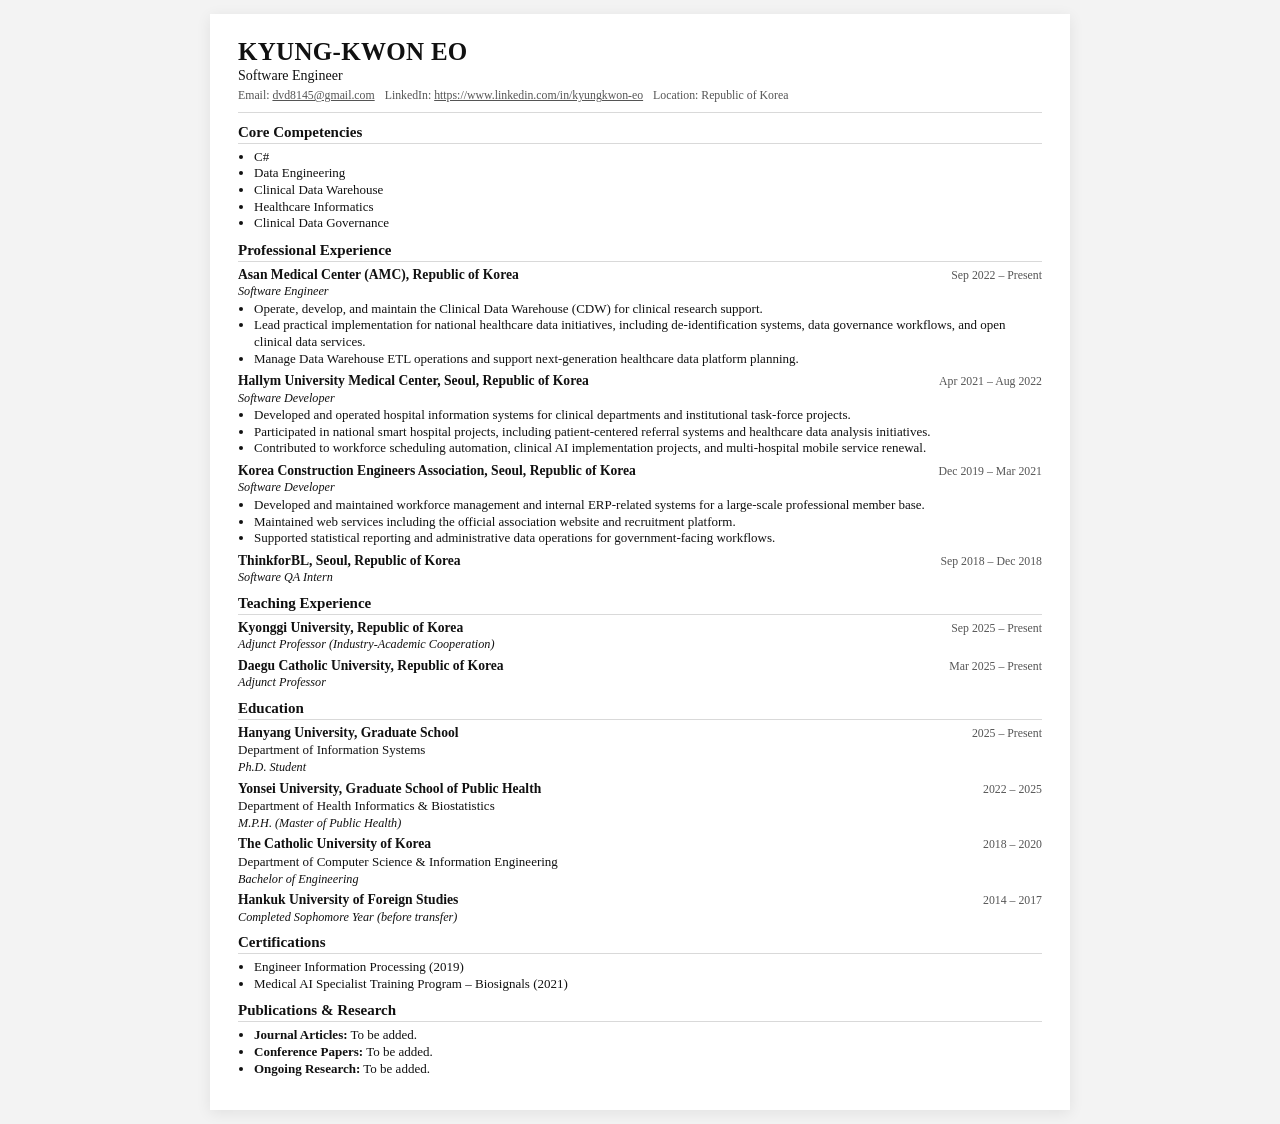
<file: index.html>
<!doctype html>
<html lang="en">
<head>
  <meta charset="UTF-8" />
  <meta name="viewport" content="width=device-width, initial-scale=1.0" />
  <title>KYUNG-KWON EO | CV</title>
  <link rel="stylesheet" href="style.css" />
</head>
<body>
  <main class="cv">
    <header class="header">
      <h1>KYUNG-KWON EO</h1>
      <p class="role">Software Engineer</p>
      <p class="contact">
        <span>Email: <a href="mailto:dvd8145@gmail.com">dvd8145@gmail.com</a></span>
        <span>LinkedIn: <a href="https://www.linkedin.com/in/kyungkwon-eo" target="_blank" rel="noreferrer">https://www.linkedin.com/in/kyungkwon-eo</a></span>
        <span>Location: Republic of Korea</span>
      </p>
    </header>

    <section>
      <h2>Core Competencies</h2>
      <ul>
        <li>C#</li>
        <li>Data Engineering</li>
        <li>Clinical Data Warehouse</li>
        <li>Healthcare Informatics</li>
        <li>Clinical Data Governance</li>
      </ul>
    </section>

    <section>
      <h2>Professional Experience</h2>

      <article class="item">
        <div class="item-head">
          <h3>Asan Medical Center (AMC), Republic of Korea</h3>
          <p>Sep 2022 – Present</p>
        </div>
        <p class="item-subtitle">Software Engineer</p>
        <ul>
          <li>Operate, develop, and maintain the Clinical Data Warehouse (CDW) for clinical research support.</li>
          <li>Lead practical implementation for national healthcare data initiatives, including de-identification systems, data governance workflows, and open clinical data services.</li>
          <li>Manage Data Warehouse ETL operations and support next-generation healthcare data platform planning.</li>
        </ul>
      </article>

      <article class="item">
        <div class="item-head">
          <h3>Hallym University Medical Center, Seoul, Republic of Korea</h3>
          <p>Apr 2021 – Aug 2022</p>
        </div>
        <p class="item-subtitle">Software Developer</p>
        <ul>
          <li>Developed and operated hospital information systems for clinical departments and institutional task-force projects.</li>
          <li>Participated in national smart hospital projects, including patient-centered referral systems and healthcare data analysis initiatives.</li>
          <li>Contributed to workforce scheduling automation, clinical AI implementation projects, and multi-hospital mobile service renewal.</li>
        </ul>
      </article>

      <article class="item">
        <div class="item-head">
          <h3>Korea Construction Engineers Association, Seoul, Republic of Korea</h3>
          <p>Dec 2019 – Mar 2021</p>
        </div>
        <p class="item-subtitle">Software Developer</p>
        <ul>
          <li>Developed and maintained workforce management and internal ERP-related systems for a large-scale professional member base.</li>
          <li>Maintained web services including the official association website and recruitment platform.</li>
          <li>Supported statistical reporting and administrative data operations for government-facing workflows.</li>
        </ul>
      </article>

      <article class="item">
        <div class="item-head">
          <h3>ThinkforBL, Seoul, Republic of Korea</h3>
          <p>Sep 2018 – Dec 2018</p>
        </div>
        <p class="item-subtitle">Software QA Intern</p>
      </article>
    </section>

    <section>
      <h2>Teaching Experience</h2>

      <article class="item">
        <div class="item-head">
          <h3>Kyonggi University, Republic of Korea</h3>
          <p>Sep 2025 – Present</p>
        </div>
        <p class="item-subtitle">Adjunct Professor (Industry-Academic Cooperation)</p>
      </article>

      <article class="item">
        <div class="item-head">
          <h3>Daegu Catholic University, Republic of Korea</h3>
          <p>Mar 2025 – Present</p>
        </div>
        <p class="item-subtitle">Adjunct Professor</p>
      </article>
    </section>

    <section>
      <h2>Education</h2>

      <article class="item">
        <div class="item-head">
          <h3>Hanyang University, Graduate School</h3>
          <p>2025 – Present</p>
        </div>
        <p>Department of Information Systems</p>
        <p class="item-subtitle">Ph.D. Student</p>
      </article>

      <article class="item">
        <div class="item-head">
          <h3>Yonsei University, Graduate School of Public Health</h3>
          <p>2022 – 2025</p>
        </div>
        <p>Department of Health Informatics &amp; Biostatistics</p>
        <p class="item-subtitle">M.P.H. (Master of Public Health)</p>
      </article>

      <article class="item">
        <div class="item-head">
          <h3>The Catholic University of Korea</h3>
          <p>2018 – 2020</p>
        </div>
        <p>Department of Computer Science &amp; Information Engineering</p>
        <p class="item-subtitle">Bachelor of Engineering</p>
      </article>

      <article class="item">
        <div class="item-head">
          <h3>Hankuk University of Foreign Studies</h3>
          <p>2014 – 2017</p>
        </div>
        <p class="item-subtitle">Completed Sophomore Year (before transfer)</p>
      </article>
    </section>

    <section>
      <h2>Certifications</h2>
      <ul>
        <li>Engineer Information Processing (2019)</li>
        <li>Medical AI Specialist Training Program – Biosignals (2021)</li>
      </ul>
    </section>

    <section>
      <h2>Publications &amp; Research</h2>
      <ul>
        <li><strong>Journal Articles:</strong> To be added.</li>
        <li><strong>Conference Papers:</strong> To be added.</li>
        <li><strong>Ongoing Research:</strong> To be added.</li>
      </ul>
    </section>
  </main>
</body>
</html>
</file>
<file: style.css>
:root {
  --text: #111;
  --muted: #555;
  --line: #d9d9d9;
  --bg: #fff;
}

* {
  box-sizing: border-box;
}

html,
body {
  margin: 0;
  padding: 0;
  background: #f3f3f3;
  color: var(--text);
  font-family: "Times New Roman", Times, serif;
  font-size: 13px;
  line-height: 1.3;
}

.cv {
  width: min(860px, 94%);
  margin: 14px auto;
  background: var(--bg);
  padding: 24px 28px;
  box-shadow: 0 3px 14px rgba(0, 0, 0, 0.08);
}

.header {
  border-bottom: 1px solid var(--line);
  padding-bottom: 8px;
  margin-bottom: 10px;
}

h1 {
  margin: 0 0 2px;
  font-size: 25px;
  letter-spacing: 0.3px;
  line-height: 1.1;
}

.role {
  margin: 0 0 4px;
  font-size: 14px;
  line-height: 1.2;
}

.contact {
  margin: 0;
  color: var(--muted);
  font-size: 11.8px;
  display: flex;
  flex-wrap: wrap;
  gap: 2px 10px;
}

a {
  color: inherit;
  text-decoration: underline;
}

section {
  margin: 8px 0 9px;
}

h2 {
  font-size: 15px;
  margin: 0 0 5px;
  border-bottom: 1px solid var(--line);
  padding-bottom: 2px;
  line-height: 1.2;
}

.item {
  margin-bottom: 6px;
  page-break-inside: avoid;
}

.item-head {
  display: flex;
  justify-content: space-between;
  align-items: baseline;
  gap: 8px;
}

.item-head h3 {
  margin: 0;
  font-size: 13.6px;
  line-height: 1.2;
  font-weight: 700;
}

.item-head p {
  margin: 0;
  color: var(--muted);
  white-space: nowrap;
  font-size: 11.8px;
  line-height: 1.2;
}

.item-subtitle {
  margin: 1px 0 2px;
  font-style: italic;
  line-height: 1.2;
  font-size: 12.2px;
}

p {
  margin: 1px 0;
}

ul {
  margin: 2px 0 0 16px;
  padding: 0;
}

li {
  margin: 0;
  line-height: 1.28;
}

/* Print: one-page A4 optimization */
@media print {
  @page {
    size: A4;
    margin: 8mm 10mm;
  }

  html,
  body {
    background: #fff;
    font-size: 11px;
    line-height: 1.22;
  }

  .cv {
    width: 100%;
    margin: 0;
    padding: 0;
    box-shadow: none;
  }

  h1 {
    font-size: 19px;
    margin-bottom: 1px;
  }

  .role {
    font-size: 11.5px;
    margin-bottom: 2px;
  }

  .contact {
    font-size: 9.8px;
    gap: 1px 7px;
  }

  section {
    margin: 4px 0 5px;
  }

  h2 {
    font-size: 11.5px;
    margin-bottom: 3px;
    padding-bottom: 1px;
  }

  .item {
    margin-bottom: 3px;
  }

  .item-head h3 {
    font-size: 10.6px;
  }

  .item-head p,
  .item-subtitle,
  p,
  li {
    font-size: 9.8px;
  }

  ul {
    margin-left: 12px;
  }

  a {
    text-decoration: none;
  }
}
</file>
